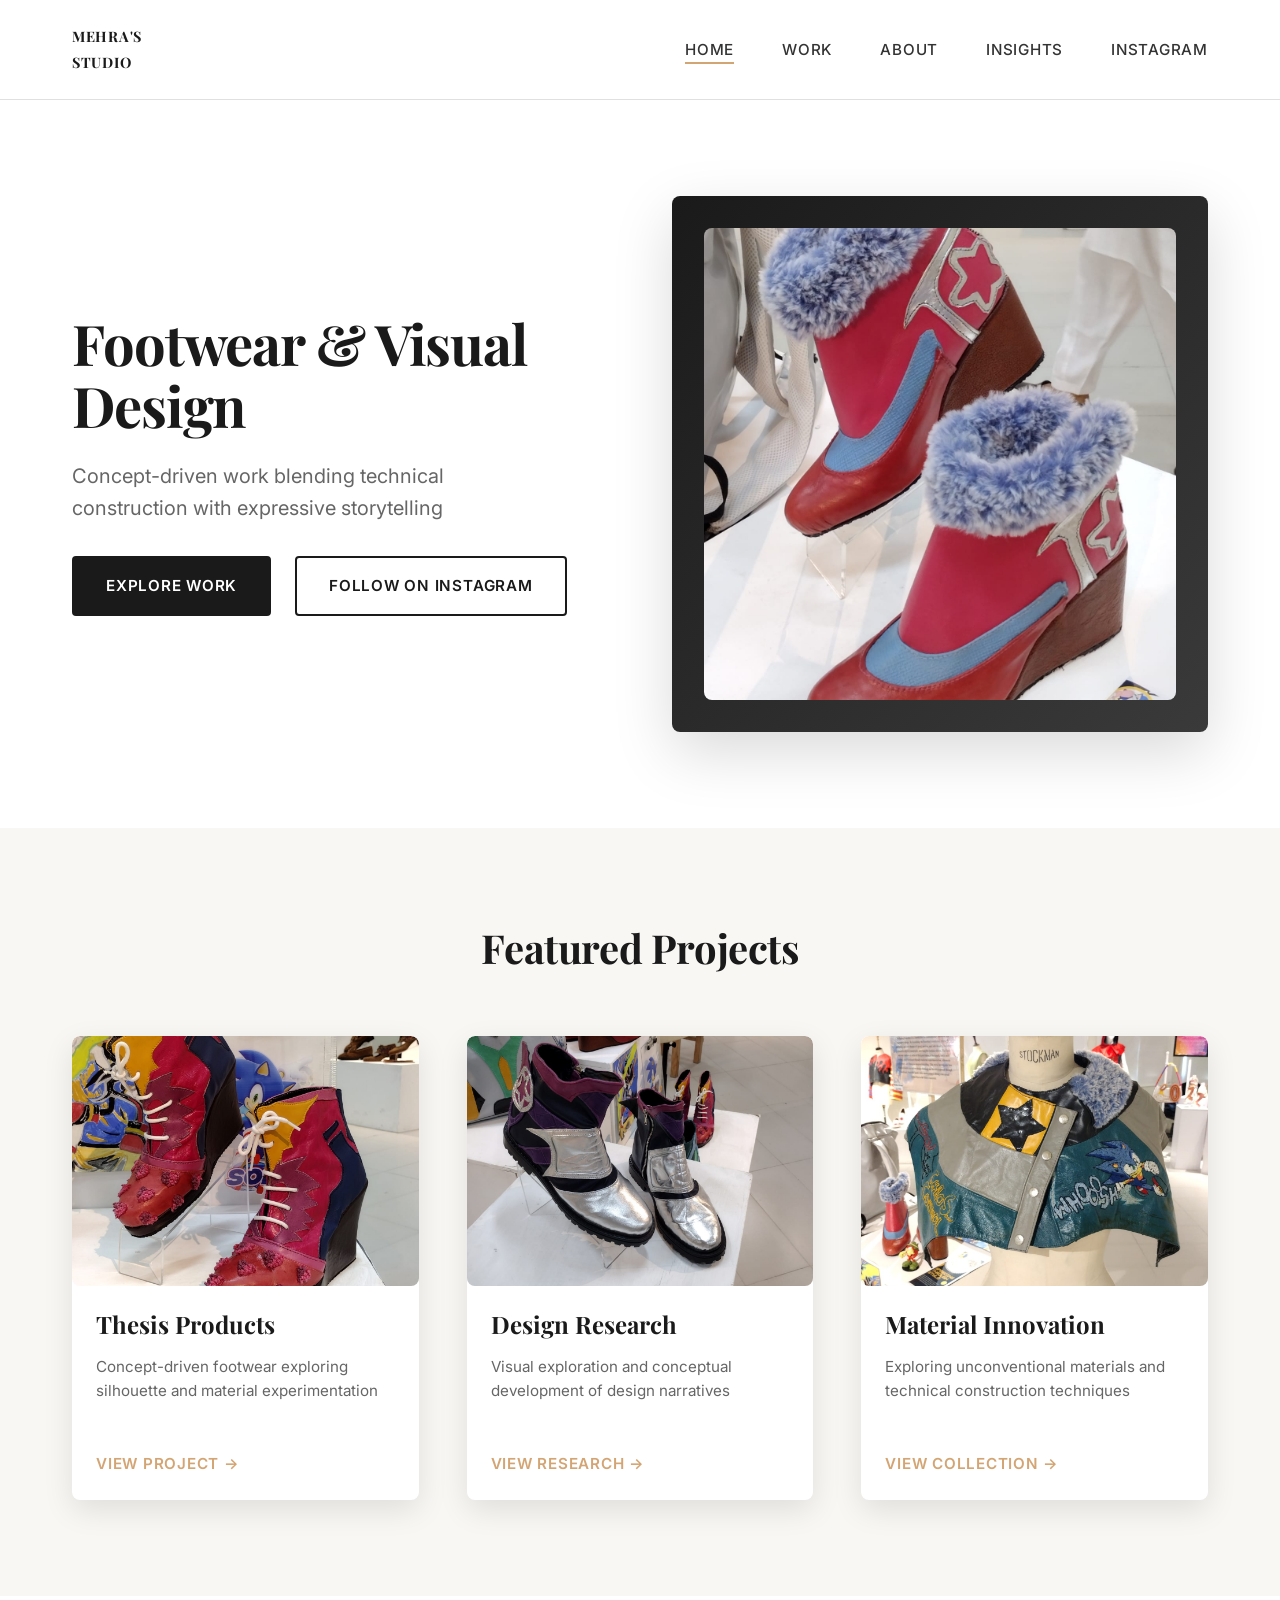
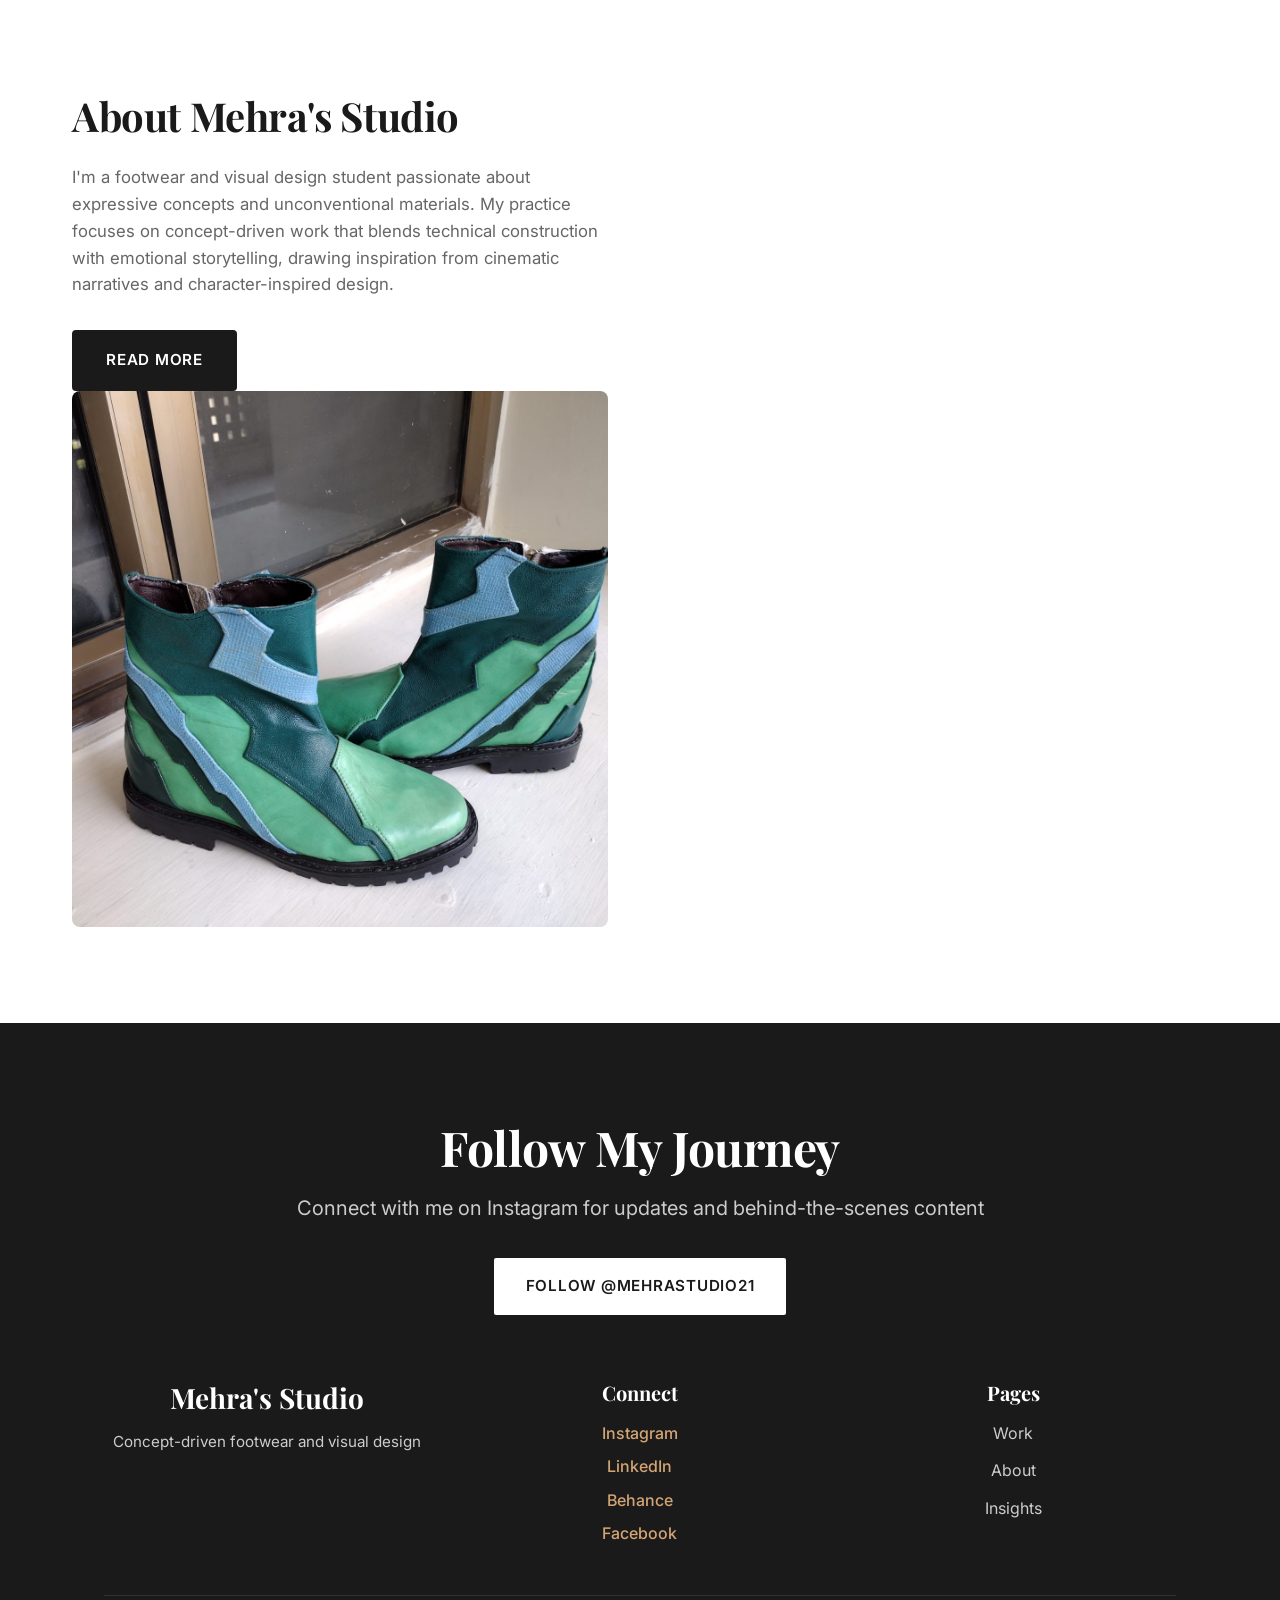
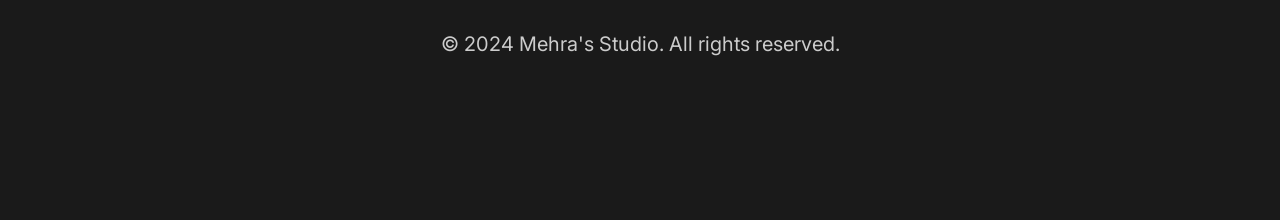
<file: index.html>
<!DOCTYPE html>
<html lang="en">
<head>
    <meta charset="UTF-8">
    <meta name="viewport" content="width=device-width, initial-scale=1.0">
    <meta name="description" content="Mehra's Studio - Footwear and Visual Design Portfolio">
    <title>Mehra's Studio - Fashion & Leather Design</title>
    <link rel="stylesheet" href="assets/css/style.css">
    <link rel="preconnect" href="https://fonts.googleapis.com">
    <link rel="preconnect" href="https://fonts.gstatic.com" crossorigin>
    <link href="https://fonts.googleapis.com/css2?family=Playfair+Display:wght@700&family=Inter:wght@400;500;600&display=swap" rel="stylesheet">
</head>
<body>
    <!-- Navigation -->
    <nav class="navbar">
        <div class="container">
            <div class="nav-wrapper">
                <div class="logo">
                    <a href="index.html">
                        <span class="logo-text">MEHRA'S<br>STUDIO</span>
                    </a>
                </div>
                <ul class="nav-menu" id="navMenu">
                    <li><a href="index.html" class="active">Home</a></li>
                    <li><a href="portfolio.html">Work</a></li>
                    <li><a href="about.html">About</a></li>
                    <li><a href="blog.html">Insights</a></li>
                    <li><a href="https://www.instagram.com/mehrastudio21/" target="_blank">Instagram</a></li>
                </ul>
                <div class="hamburger" id="hamburger">
                    <span></span>
                    <span></span>
                    <span></span>
                </div>
            </div>
        </div>
    </nav>

    <!-- Hero Section -->
    <section class="hero">
        <div class="container">
            <div class="hero-content">
                <h1 class="hero-title">
                    Footwear & Visual Design
                </h1>
                <p class="hero-subtitle">
                    Concept-driven work blending technical construction with expressive storytelling
                </p>
                <div class="hero-cta">
                    <a href="portfolio.html" class="btn btn-primary">Explore Work</a>
                    <a href="https://www.instagram.com/mehrastudio21/" target="_blank" class="btn btn-secondary">Follow on Instagram</a>
                </div>
            </div>
            <div class="hero-visual">
                <div class="hero-placeholder">
                    <img src="assets/img/WhatsApp Image 2026-07-22 at 11.48.20 PM.jpeg" alt="Featured Work" loading="lazy">
                </div>
            </div>
        </div>
    </section>

    <!-- Featured Work Section -->
    <section class="featured">
        <div class="container">
            <h2>Featured Projects</h2>
            <div class="featured-grid">
                <div class="featured-item">
                    <div class="featured-image">
                        <img src="assets/img/WhatsApp Image 2026-07-22 at 11.48.21 PM.jpeg" alt="Thesis Project" loading="lazy">
                    </div>
                    <h3>Thesis Products</h3>
                    <p>Concept-driven footwear exploring silhouette and material experimentation</p>
                    <a href="portfolio.html" class="link-arrow">View Project →</a>
                </div>
                <div class="featured-item">
                    <div class="featured-image">
                        <img src="assets/img/WhatsApp Image 2026-07-22 at 11.48.23 PM.jpeg" alt="Research Boards" loading="lazy">
                    </div>
                    <h3>Design Research</h3>
                    <p>Visual exploration and conceptual development of design narratives</p>
                    <a href="portfolio.html" class="link-arrow">View Research →</a>
                </div>
                <div class="featured-item">
                    <div class="featured-image">
                        <img src="assets/img/WhatsApp Image 2026-07-22 at 11.48.24 PM.jpeg" alt="Leather Work" loading="lazy">
                    </div>
                    <h3>Material Innovation</h3>
                    <p>Exploring unconventional materials and technical construction techniques</p>
                    <a href="portfolio.html" class="link-arrow">View Collection →</a>
                </div>
            </div>
        </div>
    </section>

    <!-- About Preview Section -->
    <section class="about-preview">
        <div class="container">
            <div class="about-preview-content">
                <div class="about-preview-text">
                    <h2>About Mehra's Studio</h2>
                    <p>
                        I'm a footwear and visual design student passionate about expressive concepts and unconventional materials. My practice focuses on concept-driven work that blends technical construction with emotional storytelling, drawing inspiration from cinematic narratives and character-inspired design.
                    </p>
                    <a href="about.html" class="btn btn-primary">Read More</a>
                </div>
                <div class="about-preview-visual">
                    <div class="about-preview-image">
                        <img src="assets/img/WhatsApp Image 2026-07-22 at 11.48.25 PM (1).jpeg" alt="Mehra's Portrait" loading="lazy">
                    </div>
                </div>
            </div>
        </div>
    </section>

    <!-- CTA Section -->
    <section class="cta-section">
        <div class="container">
                        <h2>Follow My Journey</h2>
                        <p>Connect with me on Instagram for updates and behind-the-scenes content</p>
                        <a href="https://www.instagram.com/mehrastudio21/" target="_blank" class="btn btn-light">Follow @mehrastudio21</a>
    <!-- Footer -->
    <footer class="footer">
        <div class="container">
            <div class="footer-content">
                <div class="footer-section">
                    <h3>Mehra's Studio</h3>
                    <p>Concept-driven footwear and visual design</p>
                </div>
                <div class="footer-section">
                    <h4>Connect</h4>
                    <ul class="social-links">
                        <li><a href="https://www.instagram.com/mehrastudio21/" target="_blank">Instagram</a></li>
                        <li><a href="https://www.linkedin.com/in/mehra-irfan-867432422/" target="_blank">LinkedIn</a></li>
                        <li><a href="https://www.behance.net/mehrairfan" target="_blank">Behance</a></li>
                        <li><a href="https://www.facebook.com/mehra.irfan.14/" target="_blank">Facebook</a></li>
                    </ul>
                </div>
                <div class="footer-section">
                    <h4>Pages</h4>
                    <ul class="footer-links">
                        <li><a href="portfolio.html">Work</a></li>
                        <li><a href="about.html">About</a></li>
                        <li><a href="blog.html">Insights</a></li>
                    </ul>
                </div>
            </div>
            <div class="footer-bottom">
                <p>&copy; 2024 Mehra's Studio. All rights reserved.</p>
            </div>
        </div>
    </footer>

    <script src="assets/js/main.js"></script>
</body>
</html>
</file>
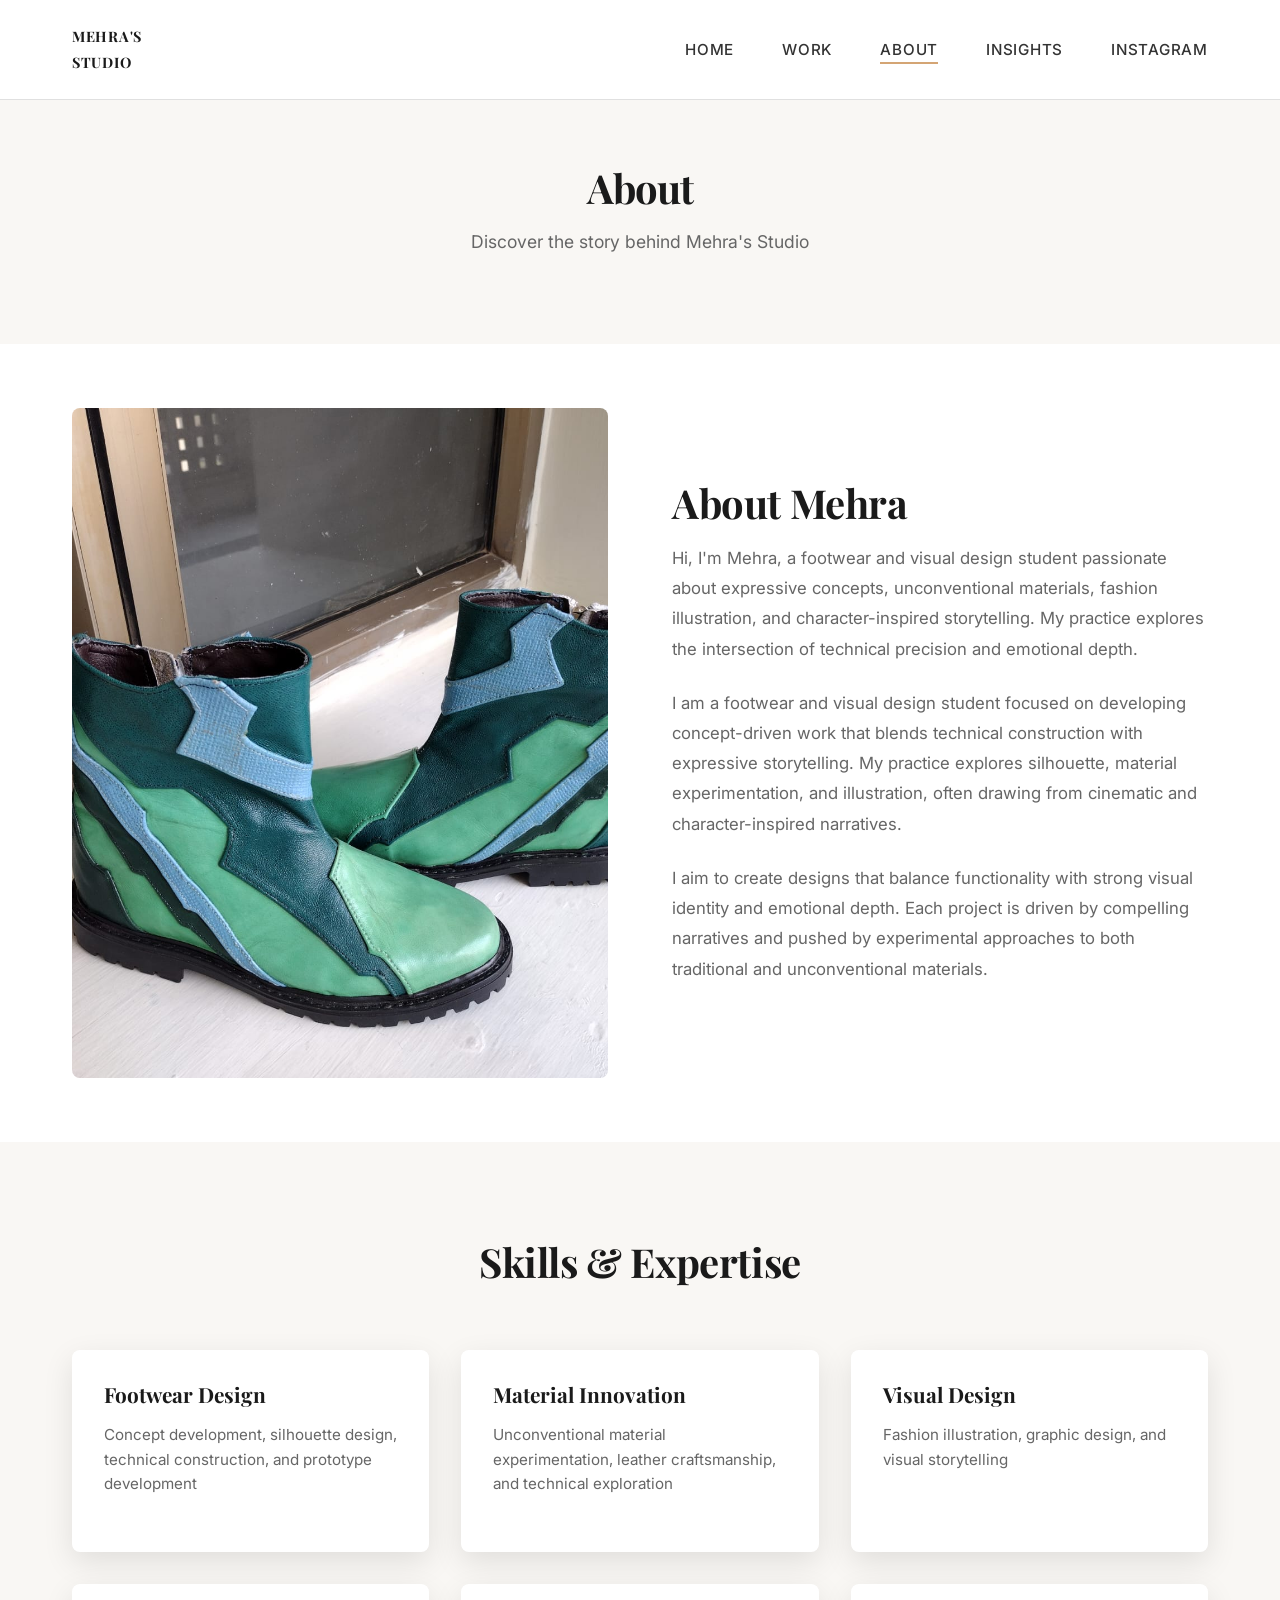
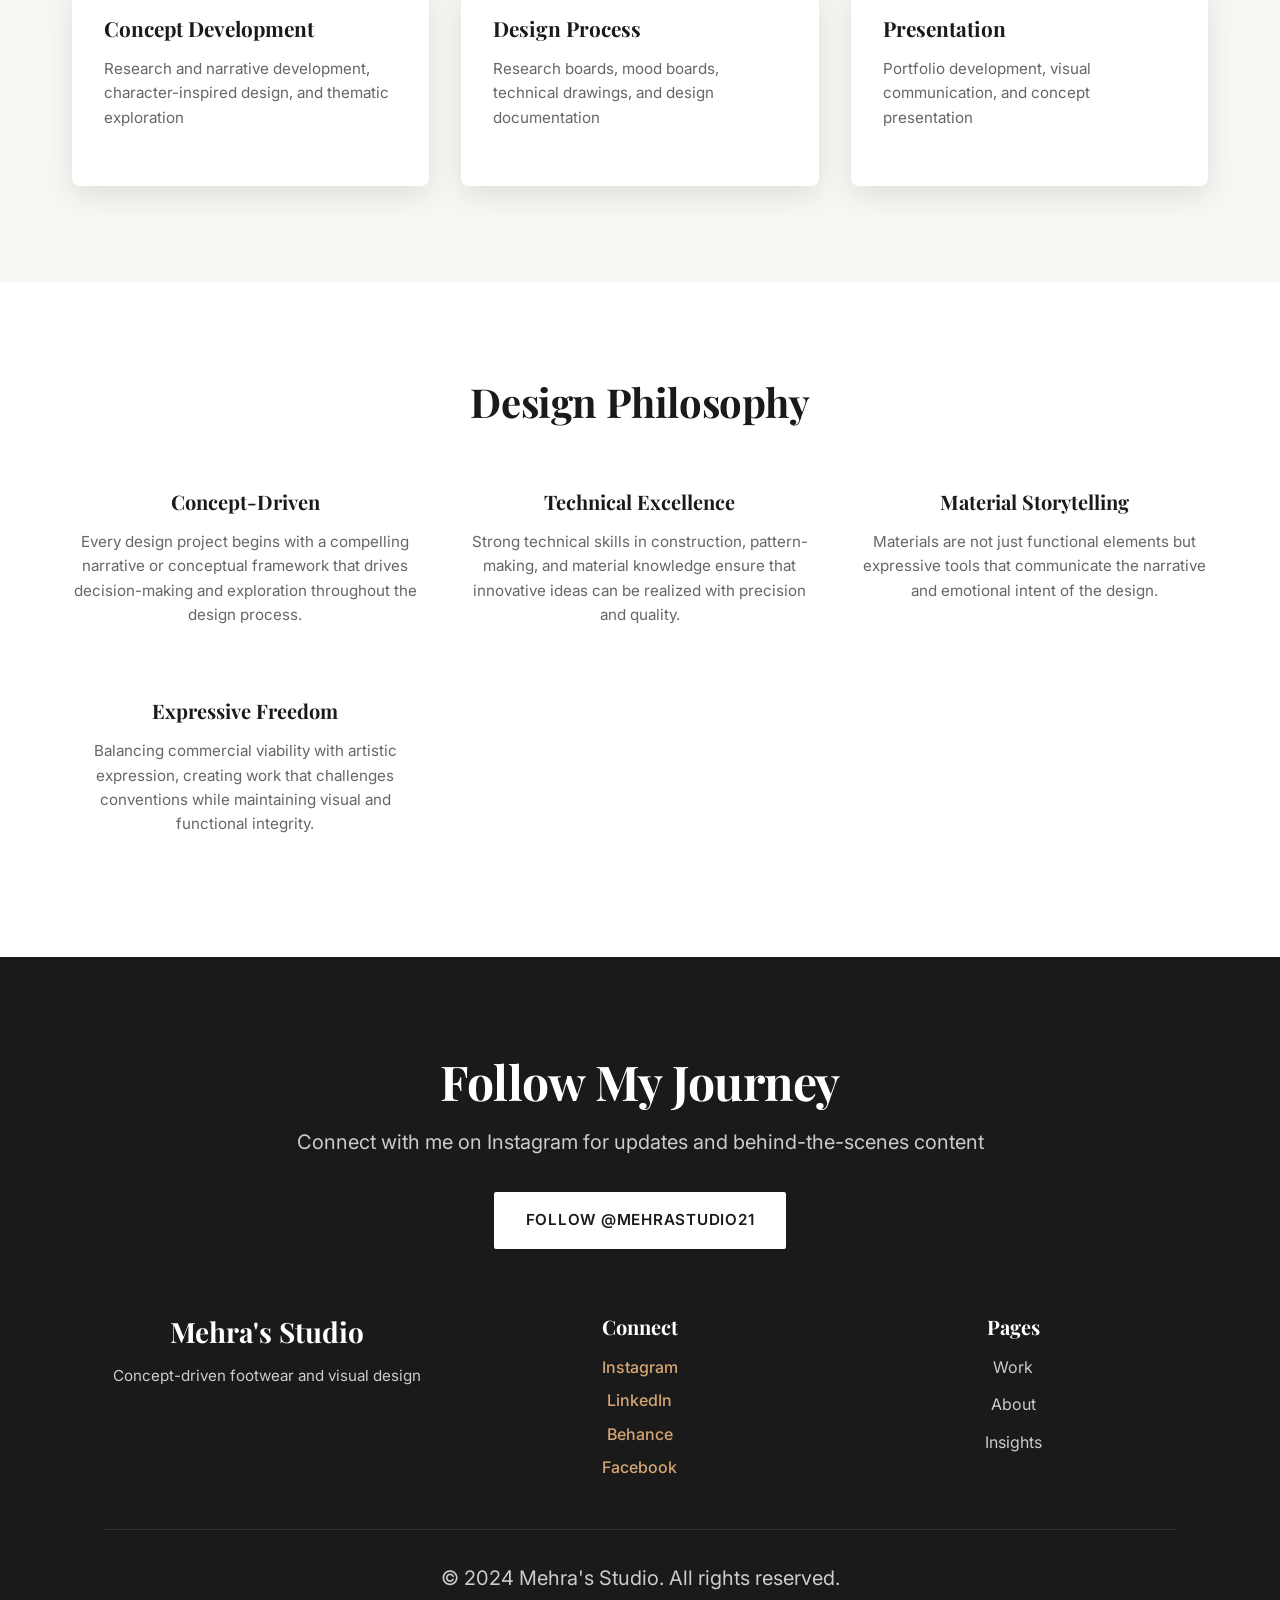
<file: about.html>
<!DOCTYPE html>
<html lang="en">
<head>
    <meta charset="UTF-8">
    <meta name="viewport" content="width=device-width, initial-scale=1.0">
    <meta name="description" content="About - Mehra's Studio">
    <title>About - Mehra's Studio</title>
    <link rel="stylesheet" href="assets/css/style.css">
    <link rel="preconnect" href="https://fonts.googleapis.com">
    <link rel="preconnect" href="https://fonts.gstatic.com" crossorigin>
    <link href="https://fonts.googleapis.com/css2?family=Playfair+Display:wght@700&family=Inter:wght@400;500;600&display=swap" rel="stylesheet">
</head>
<body>
    <!-- Navigation -->
    <nav class="navbar">
        <div class="container">
            <div class="nav-wrapper">
                <div class="logo">
                    <a href="index.html">
                        <span class="logo-text">MEHRA'S<br>STUDIO</span>
                    </a>
                </div>
                <ul class="nav-menu" id="navMenu">
                    <li><a href="index.html">Home</a></li>
                    <li><a href="portfolio.html">Work</a></li>
                    <li><a href="about.html" class="active">About</a></li>
                    <li><a href="blog.html">Insights</a></li>
                    <li><a href="https://www.instagram.com/mehrastudio21/" target="_blank">Instagram</a></li>
                </ul>
                <div class="hamburger" id="hamburger">
                    <span></span>
                    <span></span>
                    <span></span>
                </div>
            </div>
        </div>
    </nav>

    <!-- Page Header -->
    <section class="page-header">
        <div class="container">
            <h1>About</h1>
            <p>Discover the story behind Mehra's Studio</p>
        </div>
    </section>

    <!-- About Content -->
    <section class="about-content">
        <div class="container">
            <div class="about-grid">
                <div class="about-left">
                    <div class="about-image">
                        <img src="assets/img/WhatsApp Image 2026-07-22 at 11.48.25 PM (1).jpeg" alt="Mehra's Portrait" loading="lazy">
                    </div>
                </div>
                <div class="about-right">
                    <h2>About Mehra</h2>
                    <p>
                        Hi, I'm Mehra, a footwear and visual design student passionate about expressive concepts, unconventional materials, fashion illustration, and character-inspired storytelling. My practice explores the intersection of technical precision and emotional depth.
                    </p>
                    <p>
                        I am a footwear and visual design student focused on developing concept-driven work that blends technical construction with expressive storytelling. My practice explores silhouette, material experimentation, and illustration, often drawing from cinematic and character-inspired narratives.
                    </p>
                    <p>
                        I aim to create designs that balance functionality with strong visual identity and emotional depth. Each project is driven by compelling narratives and pushed by experimental approaches to both traditional and unconventional materials.
                    </p>
                </div>
            </div>
        </div>
    </section>

    <!-- Skills & Expertise -->
    <section class="skills-section">
        <div class="container">
            <h2>Skills & Expertise</h2>
            <div class="skills-grid">
                <div class="skill-item">
                    <h3>Footwear Design</h3>
                    <p>Concept development, silhouette design, technical construction, and prototype development</p>
                </div>
                <div class="skill-item">
                    <h3>Material Innovation</h3>
                    <p>Unconventional material experimentation, leather craftsmanship, and technical exploration</p>
                </div>
                <div class="skill-item">
                    <h3>Visual Design</h3>
                    <p>Fashion illustration, graphic design, and visual storytelling</p>
                </div>
                <div class="skill-item">
                    <h3>Concept Development</h3>
                    <p>Research and narrative development, character-inspired design, and thematic exploration</p>
                </div>
                <div class="skill-item">
                    <h3>Design Process</h3>
                    <p>Research boards, mood boards, technical drawings, and design documentation</p>
                </div>
                <div class="skill-item">
                    <h3>Presentation</h3>
                    <p>Portfolio development, visual communication, and concept presentation</p>
                </div>
            </div>
        </div>
    </section>

    <!-- Design Philosophy -->
    <section class="philosophy-section">
        <div class="container">
            <h2>Design Philosophy</h2>
            <div class="philosophy-content">
                <div class="philosophy-item">
                    <h3>Concept-Driven</h3>
                    <p>Every design project begins with a compelling narrative or conceptual framework that drives decision-making and exploration throughout the design process.</p>
                </div>
                <div class="philosophy-item">
                    <h3>Technical Excellence</h3>
                    <p>Strong technical skills in construction, pattern-making, and material knowledge ensure that innovative ideas can be realized with precision and quality.</p>
                </div>
                <div class="philosophy-item">
                    <h3>Material Storytelling</h3>
                    <p>Materials are not just functional elements but expressive tools that communicate the narrative and emotional intent of the design.</p>
                </div>
                <div class="philosophy-item">
                    <h3>Expressive Freedom</h3>
                    <p>Balancing commercial viability with artistic expression, creating work that challenges conventions while maintaining visual and functional integrity.</p>
                </div>
            </div>
        </div>
    </section>

    <!-- CTA Section -->
    <section class="cta-section">
        <div class="container">
                        <h2>Follow My Journey</h2>
                        <p>Connect with me on Instagram for updates and behind-the-scenes content</p>
                        <a href="https://www.instagram.com/mehrastudio21/" target="_blank" class="btn btn-light">Follow @mehrastudio21</a>
    <!-- Footer -->
    <footer class="footer">
        <div class="container">
            <div class="footer-content">
                <div class="footer-section">
                    <h3>Mehra's Studio</h3>
                    <p>Concept-driven footwear and visual design</p>
                </div>
                <div class="footer-section">
                    <h4>Connect</h4>
                    <ul class="social-links">
                        <li><a href="https://www.instagram.com/mehrastudio21/" target="_blank">Instagram</a></li>
                        <li><a href="https://www.linkedin.com/in/mehra-irfan-867432422/" target="_blank">LinkedIn</a></li>
                        <li><a href="https://www.behance.net/mehrairfan" target="_blank">Behance</a></li>
                        <li><a href="https://www.facebook.com/mehra.irfan.14/" target="_blank">Facebook</a></li>
                    </ul>
                </div>
                <div class="footer-section">
                    <h4>Pages</h4>
                    <ul class="footer-links">
                        <li><a href="portfolio.html">Work</a></li>
                        <li><a href="about.html">About</a></li>
                        <li><a href="blog.html">Insights</a></li>
                    </ul>
                </div>
            </div>
            <div class="footer-bottom">
                <p>&copy; 2024 Mehra's Studio. All rights reserved.</p>
            </div>
        </div>
    </footer>

    <script src="assets/js/main.js"></script>
</body>
</html>
</file>
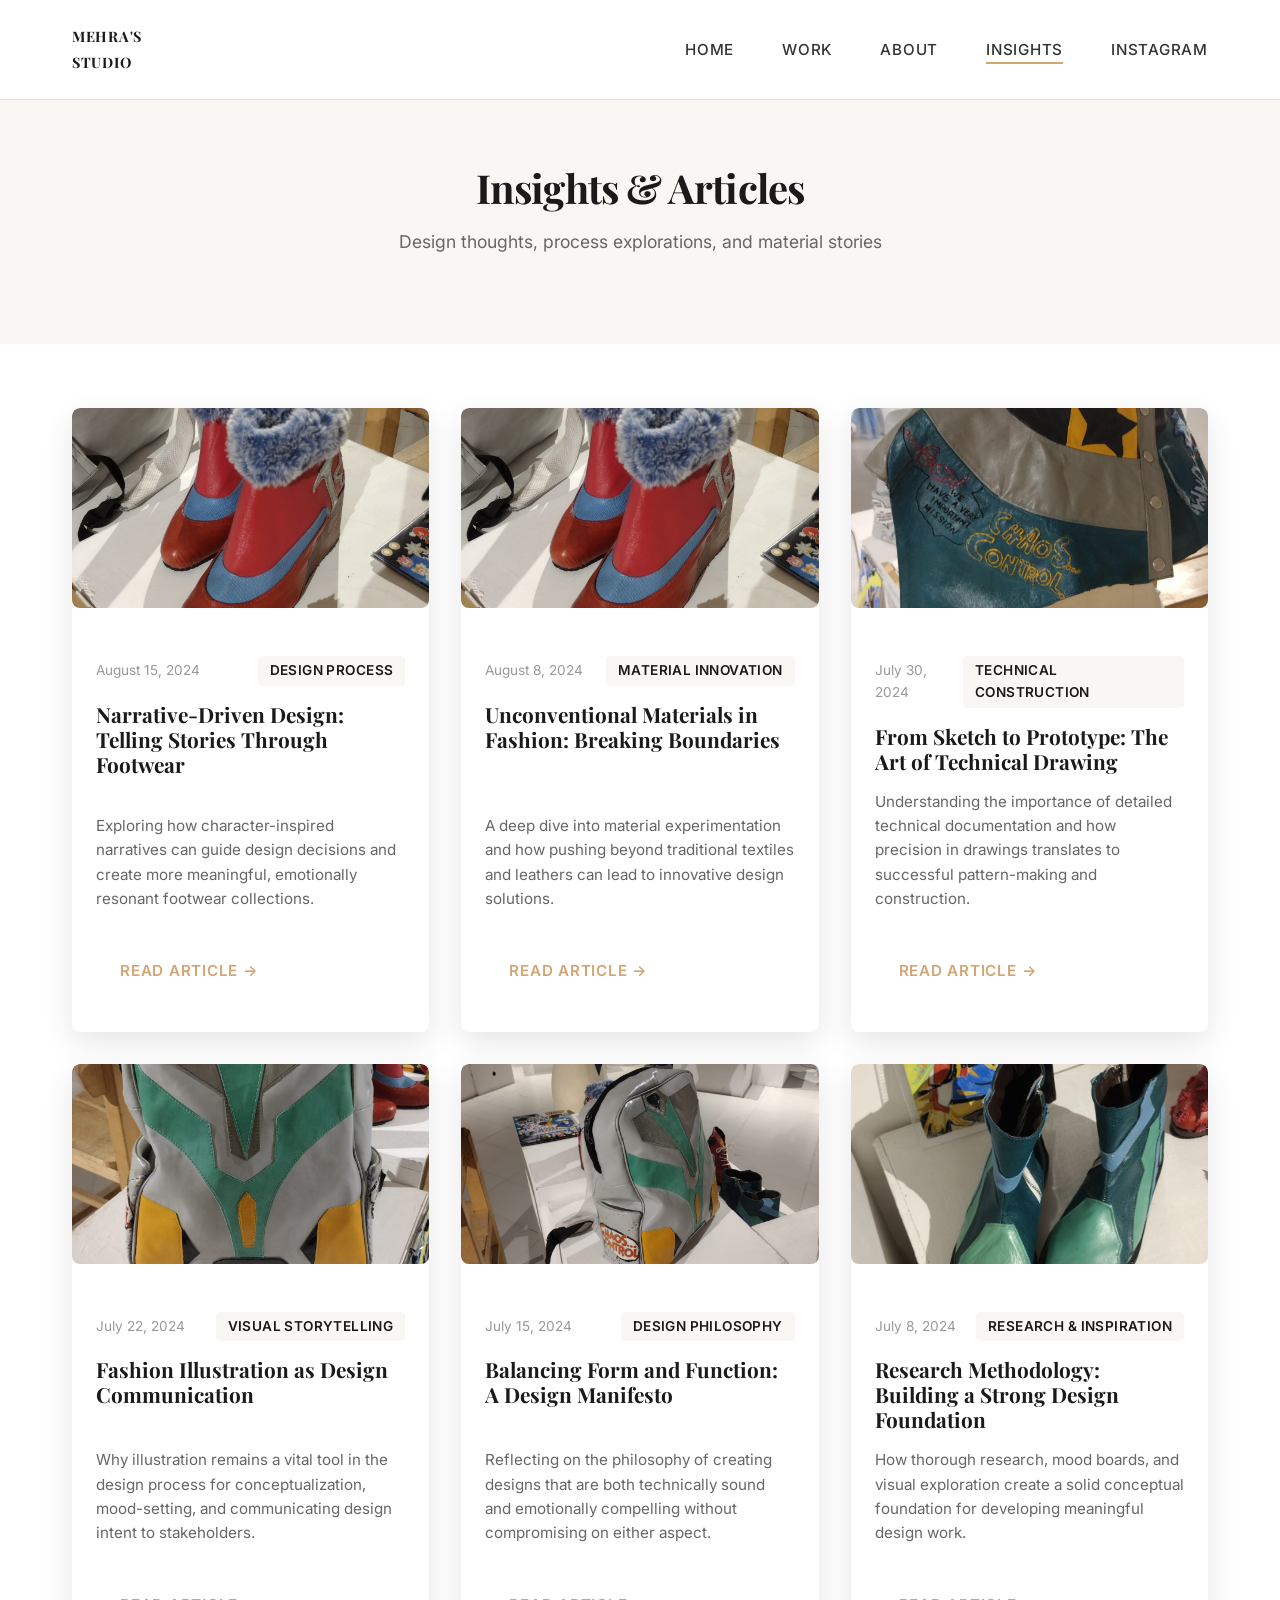
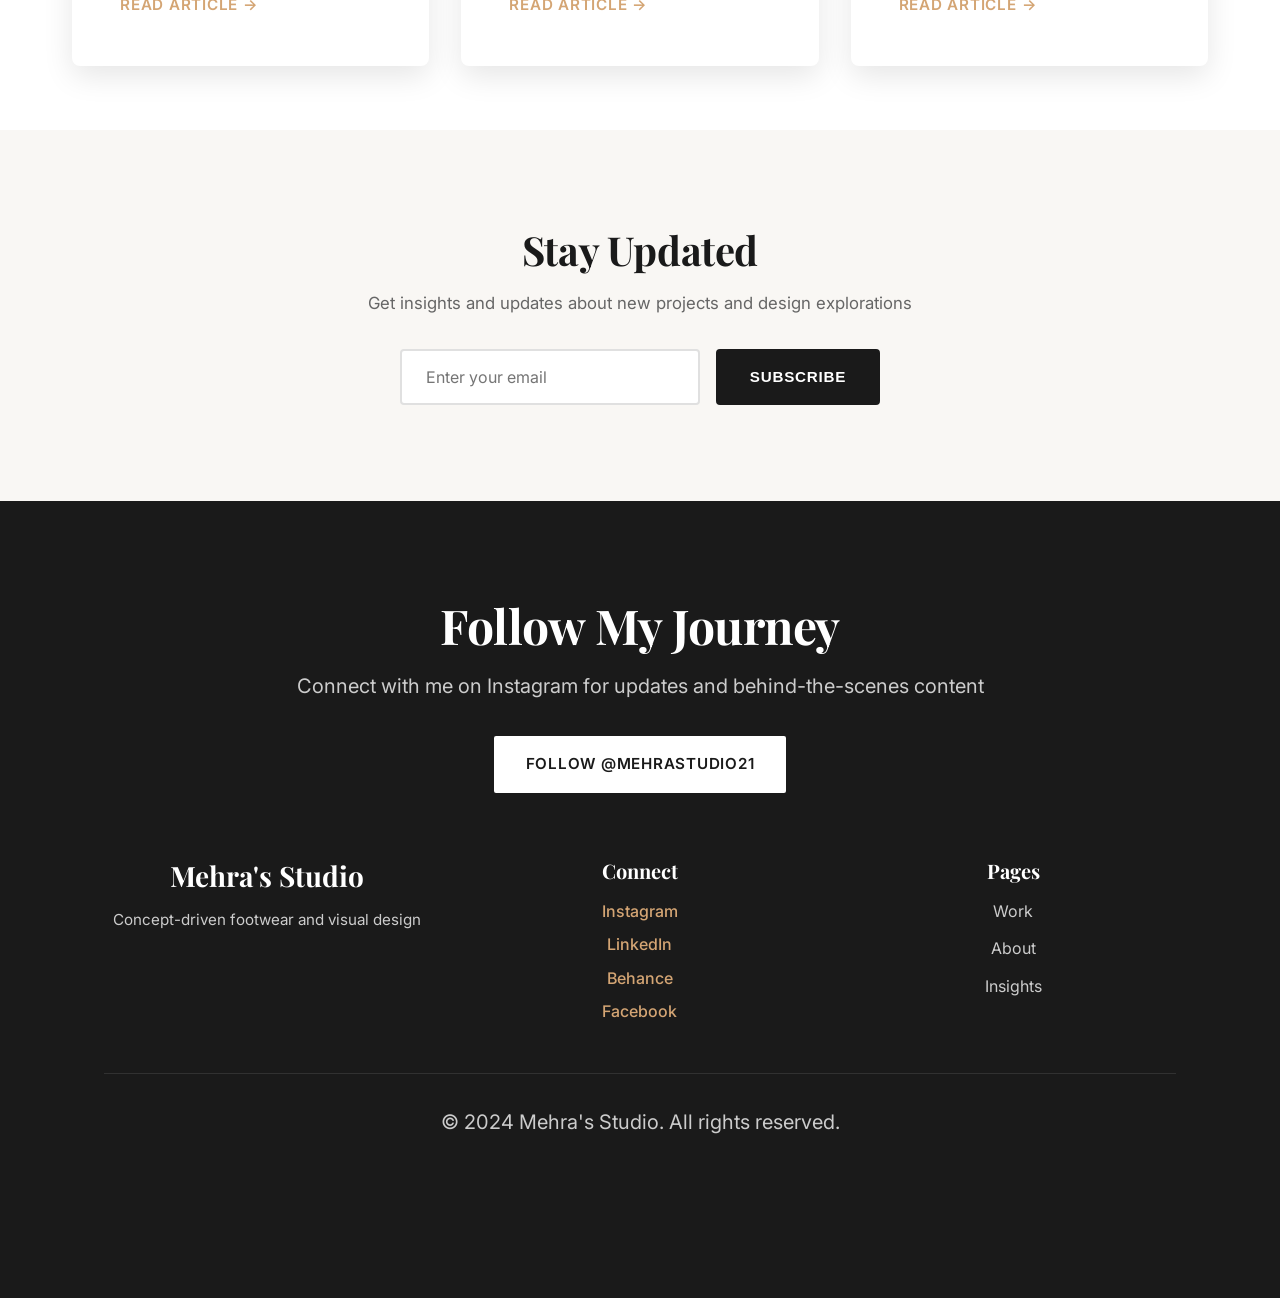
<file: blog.html>
<!DOCTYPE html>
<html lang="en">
<head>
    <meta charset="UTF-8">
    <meta name="viewport" content="width=device-width, initial-scale=1.0">
    <meta name="description" content="Insights & Articles - Mehra's Studio">
    <title>Insights - Mehra's Studio</title>
    <link rel="stylesheet" href="assets/css/style.css">
    <link rel="preconnect" href="https://fonts.googleapis.com">
    <link rel="preconnect" href="https://fonts.gstatic.com" crossorigin>
    <link href="https://fonts.googleapis.com/css2?family=Playfair+Display:wght@700&family=Inter:wght@400;500;600&display=swap" rel="stylesheet">
</head>
<body>
    <!-- Navigation -->
    <nav class="navbar">
        <div class="container">
            <div class="nav-wrapper">
                <div class="logo">
                    <a href="index.html">
                        <span class="logo-text">MEHRA'S<br>STUDIO</span>
                    </a>
                </div>
                <ul class="nav-menu" id="navMenu">
                    <li><a href="index.html">Home</a></li>
                    <li><a href="portfolio.html">Work</a></li>
                    <li><a href="about.html">About</a></li>
                    <li><a href="blog.html" class="active">Insights</a></li>
                    <li><a href="https://www.instagram.com/mehrastudio21/" target="_blank">Instagram</a></li>
                </ul>
                <div class="hamburger" id="hamburger">
                    <span></span>
                    <span></span>
                    <span></span>
                </div>
            </div>
        </div>
    </nav>

    <!-- Page Header -->
    <section class="page-header">
        <div class="container">
            <h1>Insights & Articles</h1>
            <p>Design thoughts, process explorations, and material stories</p>
        </div>
    </section>

    <!-- Blog Posts -->
    <section class="blog-section">
        <div class="container">
            <div class="blog-grid">
                <!-- Article 1 -->
                <article class="blog-card">
                    <div class="blog-image">
                        <img src="assets/img/WhatsApp Image 2026-07-22 at 11.48.28 PM (1).jpeg" alt="Narrative-Driven Design" loading="lazy">
                    </div>
                    <div class="blog-content">
                        <div class="blog-meta">
                            <span class="blog-date">August 15, 2024</span>
                            <span class="blog-category">Design Process</span>
                        </div>
                        <h3>Narrative-Driven Design: Telling Stories Through Footwear</h3>
                        <p>Exploring how character-inspired narratives can guide design decisions and create more meaningful, emotionally resonant footwear collections.</p>
                        <a href="#" class="link-arrow">Read Article →</a>
                    </div>
                </article>

                <!-- Article 2 -->
                <article class="blog-card">
                    <div class="blog-image">
                        <img src="assets/img/WhatsApp Image 2026-07-22 at 11.48.28 PM (2).jpeg" alt="Unconventional Materials" loading="lazy">
                    </div>
                    <div class="blog-content">
                        <div class="blog-meta">
                            <span class="blog-date">August 8, 2024</span>
                            <span class="blog-category">Material Innovation</span>
                        </div>
                        <h3>Unconventional Materials in Fashion: Breaking Boundaries</h3>
                        <p>A deep dive into material experimentation and how pushing beyond traditional textiles and leathers can lead to innovative design solutions.</p>
                        <a href="#" class="link-arrow">Read Article →</a>
                    </div>
                </article>

                <!-- Article 3 -->
                <article class="blog-card">
                    <div class="blog-image">
                        <img src="assets/img/WhatsApp Image 2026-07-22 at 11.48.28 PM (3).jpeg" alt="Technical Drawing" loading="lazy">
                    </div>
                    <div class="blog-content">
                        <div class="blog-meta">
                            <span class="blog-date">July 30, 2024</span>
                            <span class="blog-category">Technical Construction</span>
                        </div>
                        <h3>From Sketch to Prototype: The Art of Technical Drawing</h3>
                        <p>Understanding the importance of detailed technical documentation and how precision in drawings translates to successful pattern-making and construction.</p>
                        <a href="#" class="link-arrow">Read Article →</a>
                    </div>
                </article>

                <!-- Article 4 -->
                <article class="blog-card">
                    <div class="blog-image">
                        <img src="assets/img/WhatsApp Image 2026-07-22 at 11.48.28 PM (4).jpeg" alt="Fashion Illustration" loading="lazy">
                    </div>
                    <div class="blog-content">
                        <div class="blog-meta">
                            <span class="blog-date">July 22, 2024</span>
                            <span class="blog-category">Visual Storytelling</span>
                        </div>
                        <h3>Fashion Illustration as Design Communication</h3>
                        <p>Why illustration remains a vital tool in the design process for conceptualization, mood-setting, and communicating design intent to stakeholders.</p>
                        <a href="#" class="link-arrow">Read Article →</a>
                    </div>
                </article>

                <!-- Article 5 -->
                <article class="blog-card">
                    <div class="blog-image">
                        <img src="assets/img/WhatsApp Image 2026-07-22 at 11.48.28 PM.jpeg" alt="Form and Function" loading="lazy">
                    </div>
                    <div class="blog-content">
                        <div class="blog-meta">
                            <span class="blog-date">July 15, 2024</span>
                            <span class="blog-category">Design Philosophy</span>
                        </div>
                        <h3>Balancing Form and Function: A Design Manifesto</h3>
                        <p>Reflecting on the philosophy of creating designs that are both technically sound and emotionally compelling without compromising on either aspect.</p>
                        <a href="#" class="link-arrow">Read Article →</a>
                    </div>
                </article>

                <!-- Article 6 -->
                <article class="blog-card">
                    <div class="blog-image">
                        <img src="assets/img/WhatsApp Image 2026-07-22 at 11.48.29 PM (1).jpeg" alt="Research Methodology" loading="lazy">
                    </div>
                    <div class="blog-content">
                        <div class="blog-meta">
                            <span class="blog-date">July 8, 2024</span>
                            <span class="blog-category">Research & Inspiration</span>
                        </div>
                        <h3>Research Methodology: Building a Strong Design Foundation</h3>
                        <p>How thorough research, mood boards, and visual exploration create a solid conceptual foundation for developing meaningful design work.</p>
                        <a href="#" class="link-arrow">Read Article →</a>
                    </div>
                </article>
            </div>
        </div>
    </section>

    <!-- Newsletter Section -->
    <section class="newsletter-section">
        <div class="container">
            <h2>Stay Updated</h2>
            <p>Get insights and updates about new projects and design explorations</p>
            <form class="newsletter-form" id="newsletterForm">
                <input type="email" placeholder="Enter your email" required>
                <button type="submit" class="btn btn-primary">Subscribe</button>
            </form>
        </div>
    </section>

    <!-- CTA Section -->
    <section class="cta-section">
        <div class="container">
                        <h2>Follow My Journey</h2>
                        <p>Connect with me on Instagram for updates and behind-the-scenes content</p>
                        <a href="https://www.instagram.com/mehrastudio21/" target="_blank" class="btn btn-light">Follow @mehrastudio21</a>
    <!-- Footer -->
    <footer class="footer">
        <div class="container">
            <div class="footer-content">
                <div class="footer-section">
                    <h3>Mehra's Studio</h3>
                    <p>Concept-driven footwear and visual design</p>
                </div>
                <div class="footer-section">
                    <h4>Connect</h4>
                    <ul class="social-links">
                        <li><a href="https://www.instagram.com/mehrastudio21/" target="_blank">Instagram</a></li>
                        <li><a href="https://www.linkedin.com/in/mehra-irfan-867432422/" target="_blank">LinkedIn</a></li>
                        <li><a href="https://www.behance.net/mehrairfan" target="_blank">Behance</a></li>
                        <li><a href="https://www.facebook.com/mehra.irfan.14/" target="_blank">Facebook</a></li>
                    </ul>
                </div>
                <div class="footer-section">
                    <h4>Pages</h4>
                    <ul class="footer-links">
                        <li><a href="portfolio.html">Work</a></li>
                        <li><a href="about.html">About</a></li>
                        <li><a href="blog.html">Insights</a></li>
                    </ul>
                </div>
            </div>
            <div class="footer-bottom">
                <p>&copy; 2024 Mehra's Studio. All rights reserved.</p>
            </div>
        </div>
    </footer>

    <script src="assets/js/main.js"></script>
    <script src="assets/js/blog.js"></script>
</body>
</html>
</file>
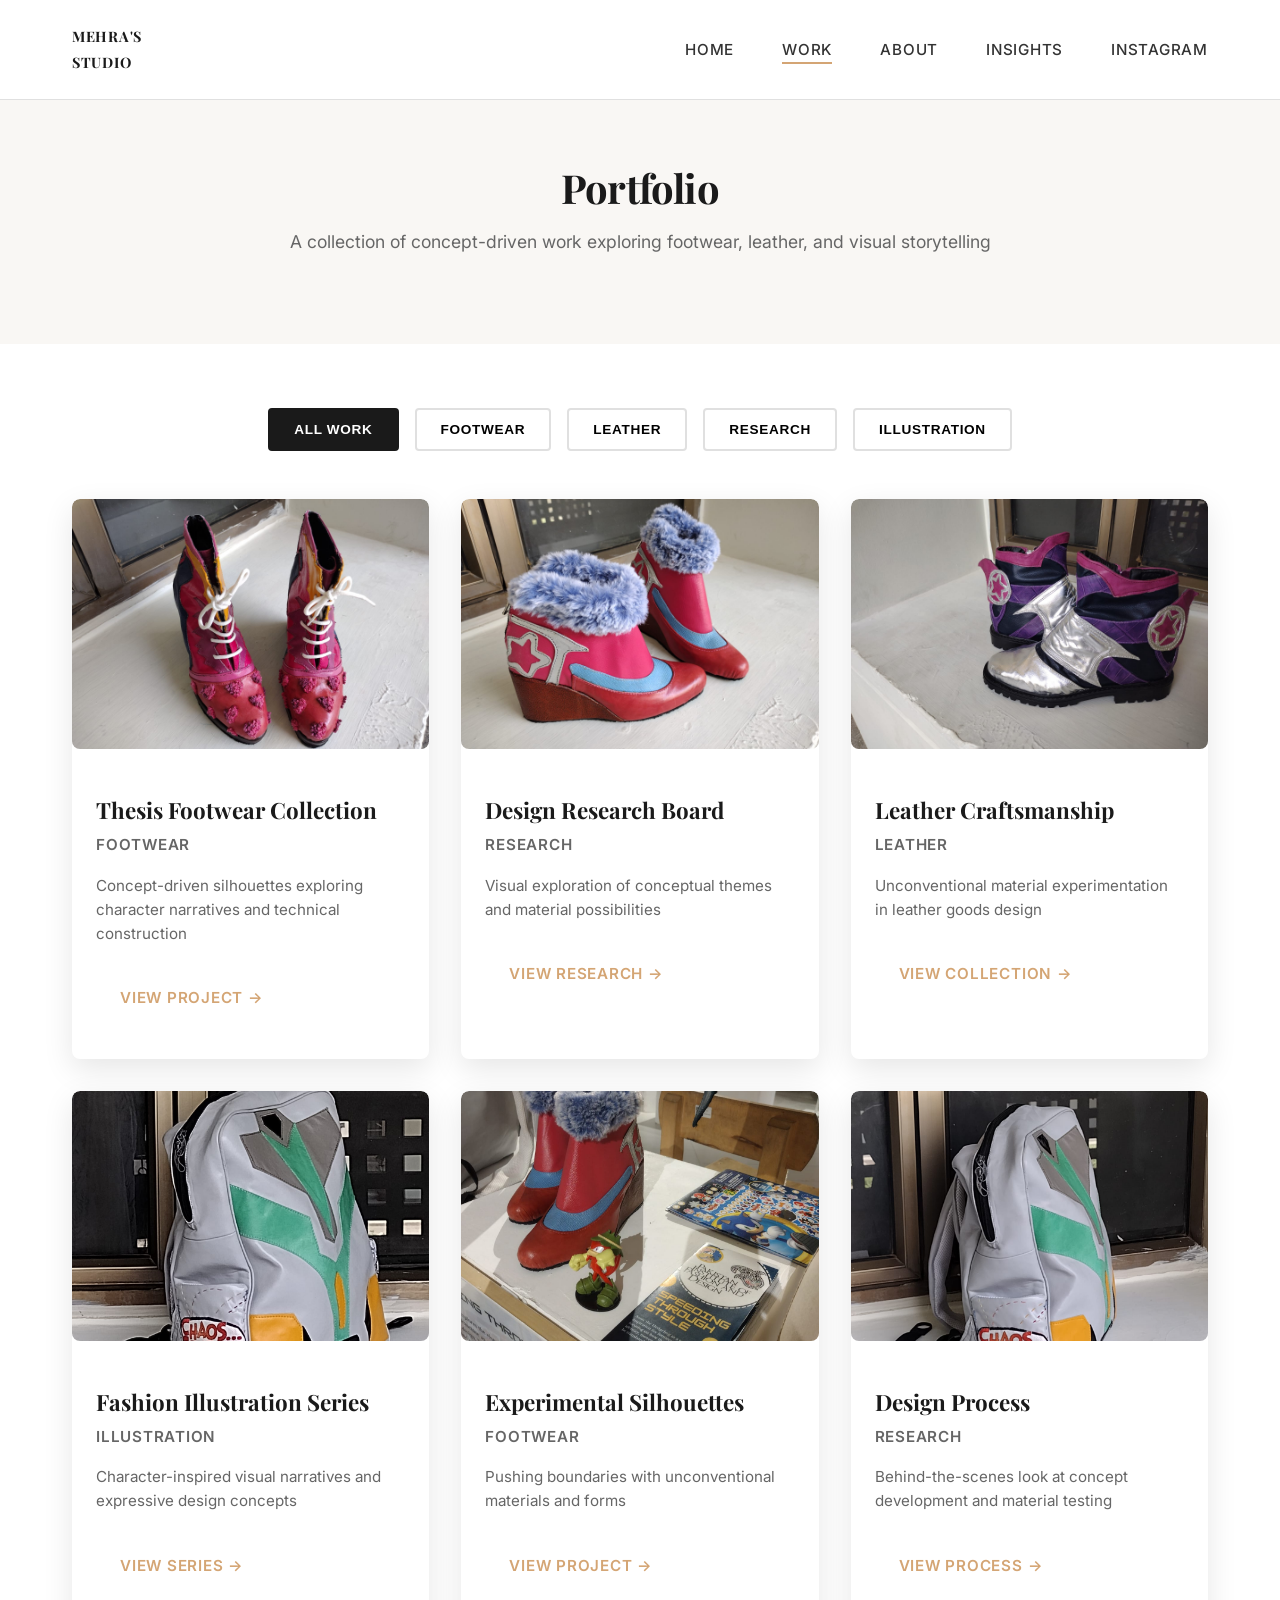
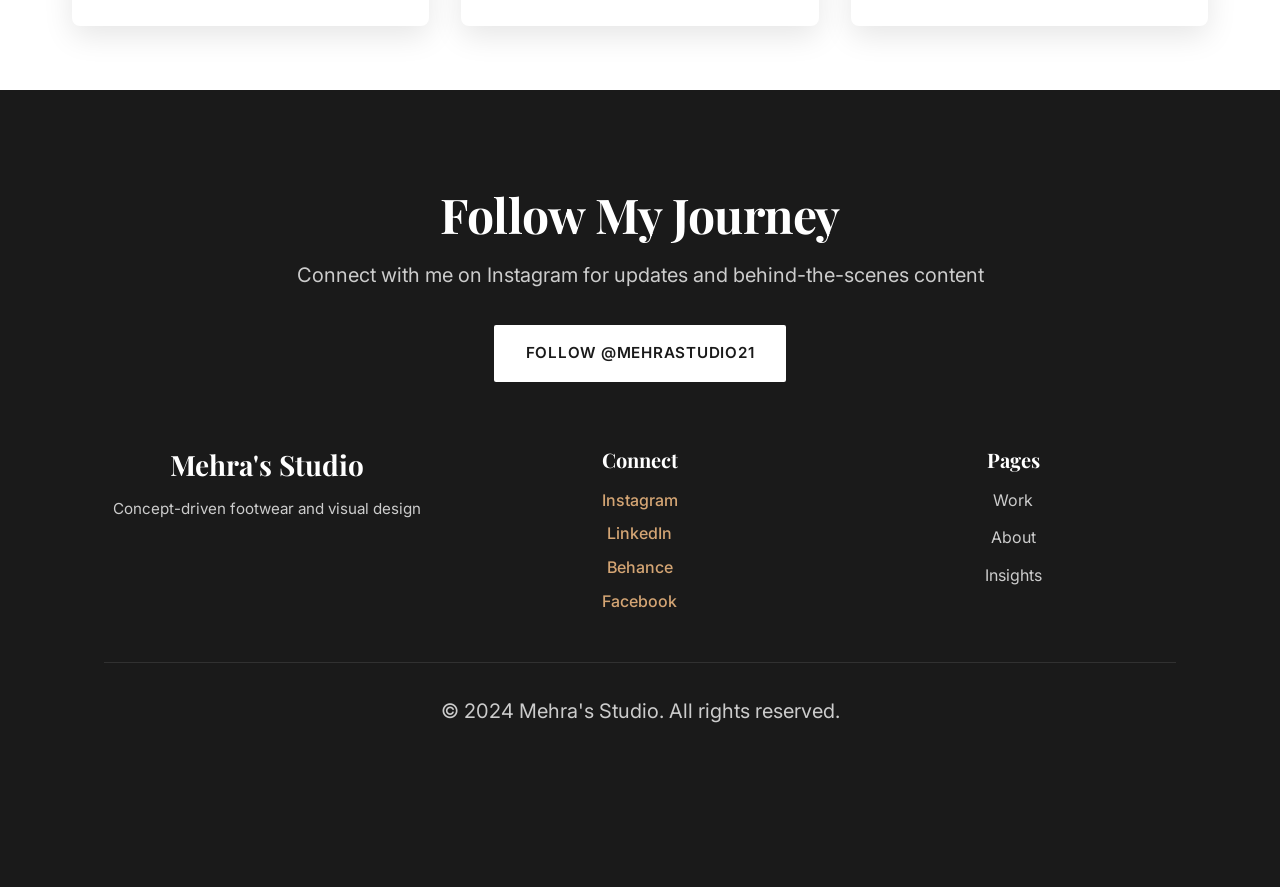
<file: portfolio.html>
<!DOCTYPE html>
<html lang="en">
<head>
    <meta charset="UTF-8">
    <meta name="viewport" content="width=device-width, initial-scale=1.0">
    <meta name="description" content="Portfolio - Mehra's Studio">
    <title>Work - Mehra's Studio</title>
    <link rel="stylesheet" href="assets/css/style.css">
    <link rel="preconnect" href="https://fonts.googleapis.com">
    <link rel="preconnect" href="https://fonts.gstatic.com" crossorigin>
    <link href="https://fonts.googleapis.com/css2?family=Playfair+Display:wght@700&family=Inter:wght@400;500;600&display=swap" rel="stylesheet">
</head>
<body>
    <!-- Navigation -->
    <nav class="navbar">
        <div class="container">
            <div class="nav-wrapper">
                <div class="logo">
                    <a href="index.html">
                        <span class="logo-text">MEHRA'S<br>STUDIO</span>
                    </a>
                </div>
                <ul class="nav-menu" id="navMenu">
                    <li><a href="index.html">Home</a></li>
                    <li><a href="portfolio.html" class="active">Work</a></li>
                    <li><a href="about.html">About</a></li>
                    <li><a href="blog.html">Insights</a></li>
                    <li><a href="https://www.instagram.com/mehrastudio21/" target="_blank">Instagram</a></li>
                </ul>
                <div class="hamburger" id="hamburger">
                    <span></span>
                    <span></span>
                    <span></span>
                </div>
            </div>
        </div>
    </nav>

    <!-- Page Header -->
    <section class="page-header">
        <div class="container">
            <h1>Portfolio</h1>
            <p>A collection of concept-driven work exploring footwear, leather, and visual storytelling</p>
        </div>
    </section>

    <!-- Portfolio Grid -->
    <section class="portfolio-section">
        <div class="container">
            <!-- Filter Buttons -->
            <div class="portfolio-filters">
                <button class="filter-btn active" data-filter="all">All Work</button>
                <button class="filter-btn" data-filter="footwear">Footwear</button>
                <button class="filter-btn" data-filter="leather">Leather</button>
                <button class="filter-btn" data-filter="research">Research</button>
                <button class="filter-btn" data-filter="illustration">Illustration</button>
            </div>

            <!-- Portfolio Grid -->
            <div class="portfolio-grid">
                <!-- Project 1 -->
                <div class="portfolio-item" data-category="footwear">
                    <div class="portfolio-image">
                        <img src="assets/img/WhatsApp Image 2026-07-22 at 11.48.25 PM (2).jpeg" alt="Thesis Footwear Collection" loading="lazy">
                    </div>
                    <div class="portfolio-info">
                        <h3>Thesis Footwear Collection</h3>
                        <p class="portfolio-category">Footwear</p>
                        <p>Concept-driven silhouettes exploring character narratives and technical construction</p>
                        <a href="#" class="link-arrow">View Project →</a>
                    </div>
                </div>

                <!-- Project 2 -->
                <div class="portfolio-item" data-category="research">
                    <div class="portfolio-image">
                        <img src="assets/img/WhatsApp Image 2026-07-22 at 11.48.25 PM (3).jpeg" alt="Design Research Board" loading="lazy">
                    </div>
                    <div class="portfolio-info">
                        <h3>Design Research Board</h3>
                        <p class="portfolio-category">Research</p>
                        <p>Visual exploration of conceptual themes and material possibilities</p>
                        <a href="#" class="link-arrow">View Research →</a>
                    </div>
                </div>

                <!-- Project 3 -->
                <div class="portfolio-item" data-category="leather">
                    <div class="portfolio-image">
                        <img src="assets/img/WhatsApp Image 2026-07-22 at 11.48.25 PM.jpeg" alt="Leather Craftsmanship" loading="lazy">
                    </div>
                    <div class="portfolio-info">
                        <h3>Leather Craftsmanship</h3>
                        <p class="portfolio-category">Leather</p>
                        <p>Unconventional material experimentation in leather goods design</p>
                        <a href="#" class="link-arrow">View Collection →</a>
                    </div>
                </div>

                <!-- Project 4 -->
                <div class="portfolio-item" data-category="illustration">
                    <div class="portfolio-image">
                        <img src="assets/img/WhatsApp Image 2026-07-22 at 11.48.26 PM.jpeg" alt="Fashion Illustration Series" loading="lazy">
                    </div>
                    <div class="portfolio-info">
                        <h3>Fashion Illustration Series</h3>
                        <p class="portfolio-category">Illustration</p>
                        <p>Character-inspired visual narratives and expressive design concepts</p>
                        <a href="#" class="link-arrow">View Series →</a>
                    </div>
                </div>

                <!-- Project 5 -->
                <div class="portfolio-item" data-category="footwear">
                    <div class="portfolio-image">
                        <img src="assets/img/WhatsApp Image 2026-07-22 at 11.48.27 PM (1).jpeg" alt="Experimental Silhouettes" loading="lazy">
                    </div>
                    <div class="portfolio-info">
                        <h3>Experimental Silhouettes</h3>
                        <p class="portfolio-category">Footwear</p>
                        <p>Pushing boundaries with unconventional materials and forms</p>
                        <a href="#" class="link-arrow">View Project →</a>
                    </div>
                </div>

                <!-- Project 6 -->
                <div class="portfolio-item" data-category="research">
                    <div class="portfolio-image">
                        <img src="assets/img/WhatsApp Image 2026-07-22 at 11.48.27 PM.jpeg" alt="Design Process" loading="lazy">
                    </div>
                    <div class="portfolio-info">
                        <h3>Design Process</h3>
                        <p class="portfolio-category">Research</p>
                        <p>Behind-the-scenes look at concept development and material testing</p>
                        <a href="#" class="link-arrow">View Process →</a>
                    </div>
                </div>
            </div>
        </div>
    </section>

    <!-- CTA Section -->
    <section class="cta-section">
        <div class="container">
                        <h2>Follow My Journey</h2>
                        <p>Connect with me on Instagram for updates and behind-the-scenes content</p>
                        <a href="https://www.instagram.com/mehrastudio21/" target="_blank" class="btn btn-light">Follow @mehrastudio21</a>
    <!-- Footer -->
    <footer class="footer">
        <div class="container">
            <div class="footer-content">
                <div class="footer-section">
                    <h3>Mehra's Studio</h3>
                    <p>Concept-driven footwear and visual design</p>
                </div>
                <div class="footer-section">
                    <h4>Connect</h4>
                    <ul class="social-links">
                        <li><a href="https://www.instagram.com/mehrastudio21/" target="_blank">Instagram</a></li>
                        <li><a href="https://www.linkedin.com/in/mehra-irfan-867432422/" target="_blank">LinkedIn</a></li>
                        <li><a href="https://www.behance.net/mehrairfan" target="_blank">Behance</a></li>
                        <li><a href="https://www.facebook.com/mehra.irfan.14/" target="_blank">Facebook</a></li>
                    </ul>
                </div>
                <div class="footer-section">
                    <h4>Pages</h4>
                    <ul class="footer-links">
                        <li><a href="portfolio.html">Work</a></li>
                        <li><a href="about.html">About</a></li>
                        <li><a href="blog.html">Insights</a></li>
                    </ul>
                </div>
            </div>
            <div class="footer-bottom">
                <p>&copy; 2024 Mehra's Studio. All rights reserved.</p>
            </div>
        </div>
    </footer>

    <script src="assets/js/main.js"></script>
    <script src="assets/js/portfolio.js"></script>
</body>
</html>
</file>
<file: assets/css/style.css>
/* ========================================
   CSS RESET & BASE STYLES
   ======================================== */

* {
    margin: 0;
    padding: 0;
    box-sizing: border-box;
}

:root {
    --primary-color: #1a1a1a;
    --secondary-color: #d4a574;
    --accent-color: #fff;
    --text-color: #333;
    --light-bg: #f9f7f4;
    --border-color: #e0e0e0;
    --shadow: 0 10px 30px rgba(0, 0, 0, 0.1);
    --shadow-lg: 0 20px 60px rgba(0, 0, 0, 0.15);
}

html {
    scroll-behavior: smooth;
}

body {
    font-family: 'Inter', sans-serif;
    color: var(--text-color);
    background-color: var(--accent-color);
    line-height: 1.6;
    overflow-x: hidden;
}

/* ========================================
   TYPOGRAPHY
   ======================================== */

h1, h2, h3, h4, h5, h6 {
    font-family: 'Playfair Display', serif;
    font-weight: 700;
    line-height: 1.2;
    margin-bottom: 1rem;
    color: var(--primary-color);
}

h1 {
    font-size: 3.5rem;
    letter-spacing: -0.02em;
}

h2 {
    font-size: 2.5rem;
    letter-spacing: -0.01em;
}

h3 {
    font-size: 1.75rem;
}

h4 {
    font-size: 1.25rem;
}

p {
    margin-bottom: 1.5rem;
    font-size: 1rem;
}

a {
    color: var(--text-color);
    text-decoration: none;
    transition: color 0.3s ease;
}

/* ========================================
   LAYOUT
   ======================================== */

.container {
    max-width: 1200px;
    margin: 0 auto;
    padding: 0 2rem;
}

/* ========================================
   NAVIGATION
   ======================================== */

.navbar {
    position: sticky;
    top: 0;
    z-index: 1000;
    background: var(--accent-color);
    border-bottom: 1px solid var(--border-color);
    padding: 1.5rem 0;
}

.nav-wrapper {
    display: flex;
    justify-content: space-between;
    align-items: center;
}

.logo {
    flex-shrink: 0;
}

.logo-text {
    font-family: 'Playfair Display', serif;
    font-size: 0.9rem;
    font-weight: 700;
    line-height: 1.2;
    text-transform: uppercase;
    letter-spacing: 0.05em;
    color: var(--primary-color);
}

.nav-menu {
    display: flex;
    list-style: none;
    gap: 3rem;
    align-items: center;
}

.nav-menu a {
    font-size: 0.95rem;
    font-weight: 500;
    text-transform: uppercase;
    letter-spacing: 0.05em;
    position: relative;
    color: var(--text-color);
}

.nav-menu a::after {
    content: '';
    position: absolute;
    bottom: -5px;
    left: 0;
    width: 0;
    height: 2px;
    background: var(--secondary-color);
    transition: width 0.3s ease;
}

.nav-menu a:hover::after,
.nav-menu a.active::after {
    width: 100%;
}

.hamburger {
    display: none;
    flex-direction: column;
    cursor: pointer;
}

.hamburger span {
    width: 25px;
    height: 3px;
    background: var(--primary-color);
    margin: 5px 0;
    border-radius: 2px;
    transition: 0.3s;
}

/* ========================================
   HERO SECTION
   ======================================== */

.hero {
    padding: 6rem 0;
    display: grid;
    align-items: center;
}

.hero .container {
    display: grid;
    grid-template-columns: 1fr 1fr;
    gap: 4rem;
    align-items: center;
}

.hero-content {
    z-index: 2;
}

.hero-title {
    font-size: 3.5rem;
    line-height: 1.1;
    margin-bottom: 1.5rem;
    color: var(--primary-color);
    font-weight: 700;
}

.hero-subtitle {
    font-size: 1.25rem;
    color: #666;
    margin-bottom: 2rem;
    max-width: 90%;
}

.hero-cta {
    display: flex;
    gap: 1.5rem;
    flex-wrap: wrap;
}

.hero-visual {
    position: relative;
}

.hero-placeholder,
.placeholder-dark {
    aspect-ratio: 1;
    background: linear-gradient(135deg, #1a1a1a 0%, #3a3a3a 100%);
    border-radius: 8px;
    display: flex;
    align-items: center;
    justify-content: center;
    color: #999;
    font-size: 1.1rem;
    font-weight: 600;
    text-align: center;
    padding: 2rem;
    box-shadow: var(--shadow-lg);
}

.hero-placeholder img,
.placeholder-dark img {
    width: 100%;
    height: 100%;
    object-fit: cover;
    border-radius: 8px;
}

/* Image styling for featured section */
.featured-image {
    width: 100%;
    height: 250px;
    margin-bottom: 1.5rem;
    overflow: hidden;
    border-radius: 8px;
}

.featured-image img {
    width: 100%;
    height: 100%;
    object-fit: cover;
    display: block;
}

/* Image styling for portfolio */
.portfolio-image {
    width: 100%;
    height: 250px;
    margin-bottom: 1.5rem;
    overflow: hidden;
    border-radius: 8px;
}

.portfolio-image img {
    width: 100%;
    height: 100%;
    object-fit: cover;
    display: block;
    transition: transform 0.3s ease;
}

.portfolio-item:hover .portfolio-image img {
    transform: scale(1.05);
}

/* Image styling for about section */
.about-image {
    aspect-ratio: 4/5;
    overflow: hidden;
    border-radius: 8px;
}

.about-image img {
    width: 100%;
    height: 100%;
    object-fit: cover;
    display: block;
}

.about-preview-image {
    aspect-ratio: 1;
    overflow: hidden;
    border-radius: 8px;
}

.about-preview-image img {
    width: 100%;
    height: 100%;
    object-fit: cover;
    display: block;
}

/* Image styling for blog */
.blog-image {
    width: 100%;
    height: 200px;
    margin-bottom: 1.5rem;
    overflow: hidden;
    border-radius: 8px;
}

.blog-image img {
    width: 100%;
    height: 100%;
    object-fit: cover;
    display: block;
    transition: transform 0.3s ease;
}

.blog-card:hover .blog-image img {
    transform: scale(1.05);
}

/* ========================================
   BUTTONS
   ======================================== */

.btn {
    display: inline-block;
    padding: 1rem 2rem;
    font-size: 0.95rem;
    font-weight: 600;
    text-transform: uppercase;
    letter-spacing: 0.05em;
    border: 2px solid;
    border-radius: 4px;
    cursor: pointer;
    transition: all 0.3s ease;
    text-align: center;
}

.btn-primary {
    background: var(--primary-color);
    color: var(--accent-color);
    border-color: var(--primary-color);
}

.btn-primary:hover {
    background: var(--secondary-color);
    border-color: var(--secondary-color);
    color: var(--primary-color);
}

.btn-secondary {
    background: transparent;
    color: var(--primary-color);
    border-color: var(--primary-color);
}

.btn-secondary:hover {
    background: var(--primary-color);
    color: var(--accent-color);
}

.btn-light {
    background: var(--accent-color);
    color: var(--primary-color);
    border-color: var(--primary-color);
}

.btn-light:hover {
    background: var(--secondary-color);
    border-color: var(--secondary-color);
}

/* ========================================
   FEATURED SECTION
   ======================================== */

.featured {
    padding: 6rem 0;
    background: var(--light-bg);
}

.featured h2 {
    text-align: center;
    margin-bottom: 4rem;
}

.featured-grid {
    display: grid;
    grid-template-columns: repeat(auto-fit, minmax(300px, 1fr));
    gap: 3rem;
}

.featured-item {
    background: var(--accent-color);
    border-radius: 8px;
    overflow: hidden;
    box-shadow: var(--shadow);
    transition: transform 0.3s ease, box-shadow 0.3s ease;
}

.featured-item:hover {
    transform: translateY(-5px);
    box-shadow: var(--shadow-lg);
}

.featured-item h3 {
    padding: 0 1.5rem;
    font-size: 1.5rem;
}

.featured-item p {
    padding: 0 1.5rem;
    color: #666;
    font-size: 0.95rem;
}

.link-arrow {
    display: inline-block;
    margin: 1.5rem;
    color: var(--secondary-color);
    font-weight: 600;
    font-size: 0.95rem;
    text-transform: uppercase;
    letter-spacing: 0.05em;
    transition: gap 0.3s ease;
}

.link-arrow:hover {
    color: var(--primary-color);
}

/* ========================================
   ABOUT PREVIEW
   ======================================== */

.about-preview {
    padding: 6rem 0;
}

.about-preview .container {
    display: grid;
    grid-template-columns: 1fr 1fr;
    gap: 4rem;
    align-items: center;
}

.about-preview-text h2 {
    margin-bottom: 1.5rem;
}

.about-preview-text p {
    color: #666;
    font-size: 1.05rem;
    margin-bottom: 2rem;
}

.about-preview-visual {
    aspect-ratio: 1;
}

/* ========================================
   CTA SECTION
   ======================================== */

.cta-section {
    padding: 6rem 0;
    background: var(--primary-color);
    color: var(--accent-color);
    text-align: center;
}

.cta-section h2 {
    color: var(--accent-color);
    margin-bottom: 1rem;
    font-size: 3rem;
}

.cta-section p {
    font-size: 1.25rem;
    margin-bottom: 2rem;
    color: #ccc;
}

/* ========================================
   PAGE HEADER
   ======================================== */

.page-header {
    padding: 4rem 0;
    background: var(--light-bg);
    text-align: center;
}

.page-header h1 {
    margin-bottom: 1rem;
    font-size: 2.5rem;
}

.page-header p {
    font-size: 1.1rem;
    color: #666;
}

/* ========================================
   PORTFOLIO SECTION
   ======================================== */

.portfolio-section {
    padding: 4rem 0;
}

.portfolio-filters {
    display: flex;
    justify-content: center;
    gap: 1rem;
    margin-bottom: 3rem;
    flex-wrap: wrap;
}

.filter-btn {
    padding: 0.75rem 1.5rem;
    background: transparent;
    border: 2px solid var(--border-color);
    border-radius: 4px;
    cursor: pointer;
    font-weight: 600;
    text-transform: uppercase;
    font-size: 0.85rem;
    letter-spacing: 0.05em;
    transition: all 0.3s ease;
}

.filter-btn:hover,
.filter-btn.active {
    background: var(--primary-color);
    color: var(--accent-color);
    border-color: var(--primary-color);
}

.portfolio-grid {
    display: grid;
    grid-template-columns: repeat(auto-fill, minmax(320px, 1fr));
    gap: 2rem;
}

.portfolio-item {
    background: var(--accent-color);
    border-radius: 8px;
    overflow: hidden;
    box-shadow: var(--shadow);
    transition: all 0.3s ease;
}

.portfolio-item:hover {
    transform: translateY(-8px);
    box-shadow: var(--shadow-lg);
}

.portfolio-info {
    padding: 1.5rem;
}

.portfolio-info h3 {
    font-size: 1.4rem;
    margin-bottom: 0.5rem;
}

.portfolio-category {
    display: inline-block;
    font-size: 0.85rem;
    color: var(--secondary-color);
    text-transform: uppercase;
    letter-spacing: 0.05em;
    font-weight: 600;
    margin-bottom: 1rem;
}

.portfolio-info p {
    color: #666;
    font-size: 0.95rem;
    margin-bottom: 1rem;
}

/* ========================================
   ABOUT PAGE
   ======================================== */

.about-content {
    padding: 4rem 0;
}

.about-grid {
    display: grid;
    grid-template-columns: 1fr 1fr;
    gap: 4rem;
    align-items: center;
}

.about-right p {
    color: #666;
    line-height: 1.8;
    margin-bottom: 1.5rem;
    font-size: 1.05rem;
}

.skills-section {
    padding: 6rem 0;
    background: var(--light-bg);
}

.skills-section h2 {
    text-align: center;
    margin-bottom: 4rem;
}

.skills-grid {
    display: grid;
    grid-template-columns: repeat(auto-fit, minmax(280px, 1fr));
    gap: 2rem;
}

.skill-item {
    background: var(--accent-color);
    padding: 2rem;
    border-radius: 8px;
    box-shadow: var(--shadow);
}

.skill-item h3 {
    margin-bottom: 1rem;
    font-size: 1.3rem;
}

.skill-item p {
    color: #666;
    font-size: 0.95rem;
}

.philosophy-section {
    padding: 6rem 0;
}

.philosophy-section h2 {
    text-align: center;
    margin-bottom: 4rem;
}

.philosophy-content {
    display: grid;
    grid-template-columns: repeat(auto-fit, minmax(250px, 1fr));
    gap: 3rem;
}

.philosophy-item {
    text-align: center;
}

.philosophy-item h3 {
    margin-bottom: 1rem;
    font-size: 1.25rem;
}

.philosophy-item p {
    color: #666;
    font-size: 0.95rem;
}

/* ========================================
   BLOG SECTION
   ======================================== */

.blog-section {
    padding: 4rem 0;
}

.blog-grid {
    display: grid;
    grid-template-columns: repeat(auto-fill, minmax(320px, 1fr));
    gap: 2rem;
}

.blog-card {
    background: var(--accent-color);
    border-radius: 8px;
    overflow: hidden;
    box-shadow: var(--shadow);
    transition: all 0.3s ease;
    display: flex;
    flex-direction: column;
}

.blog-card:hover {
    transform: translateY(-8px);
    box-shadow: var(--shadow-lg);
}

.blog-content {
    padding: 1.5rem;
    flex-grow: 1;
    display: flex;
    flex-direction: column;
}

.blog-meta {
    display: flex;
    justify-content: space-between;
    align-items: center;
    margin-bottom: 1rem;
    font-size: 0.85rem;
}

.blog-date {
    color: #999;
}

.blog-category {
    background: var(--light-bg);
    padding: 0.25rem 0.75rem;
    border-radius: 4px;
    color: var(--primary-color);
    font-weight: 600;
    text-transform: uppercase;
    letter-spacing: 0.03em;
}

.blog-card h3 {
    font-size: 1.3rem;
    margin-bottom: 1rem;
    flex-grow: 1;
}

.blog-card p {
    color: #666;
    font-size: 0.95rem;
    margin-bottom: 1.5rem;
}

.newsletter-section {
    padding: 6rem 0;
    background: var(--light-bg);
    text-align: center;
}

.newsletter-section h2 {
    margin-bottom: 1rem;
}

.newsletter-section p {
    margin-bottom: 2rem;
    color: #666;
    font-size: 1.05rem;
}

.newsletter-form {
    display: flex;
    justify-content: center;
    gap: 1rem;
    flex-wrap: wrap;
}

.newsletter-form input {
    padding: 1rem 1.5rem;
    border: 2px solid var(--border-color);
    border-radius: 4px;
    font-family: 'Inter', sans-serif;
    font-size: 1rem;
    min-width: 250px;
}

.newsletter-form input:focus {
    outline: none;
    border-color: var(--primary-color);
}

/* ========================================
   CONTACT SECTION
   ======================================== */

.contact-section {
    padding: 4rem 0;
}

.contact-grid {
    display: grid;
    grid-template-columns: 1fr 1fr;
    gap: 4rem;
    align-items: start;
}

.contact-form {
    display: flex;
    flex-direction: column;
    gap: 1.5rem;
}

.form-group {
    display: flex;
    flex-direction: column;
}

.form-group label {
    font-weight: 600;
    margin-bottom: 0.5rem;
    text-transform: uppercase;
    letter-spacing: 0.05em;
    font-size: 0.85rem;
}

.form-group input,
.form-group textarea {
    padding: 1rem;
    border: 2px solid var(--border-color);
    border-radius: 4px;
    font-family: 'Inter', sans-serif;
    font-size: 1rem;
    background: var(--accent-color);
    transition: border-color 0.3s ease;
}

.form-group input:focus,
.form-group textarea:focus {
    outline: none;
    border-color: var(--primary-color);
}

.contact-info h2 {
    margin-bottom: 1.5rem;
}

.contact-info > p {
    color: #666;
    font-size: 1.05rem;
    margin-bottom: 2rem;
}

.contact-details {
    margin-bottom: 2rem;
}

.contact-item {
    margin-bottom: 2rem;
}

.contact-item h3 {
    font-size: 1.1rem;
    margin-bottom: 0.5rem;
}

.contact-item p,
.social-links {
    color: #666;
}

.social-links {
    list-style: none;
    display: flex;
    flex-direction: column;
    gap: 0.5rem;
}

.social-links a {
    color: var(--secondary-color);
    font-weight: 500;
    transition: color 0.3s ease;
}

.social-links a:hover {
    color: var(--primary-color);
}

.response-time p {
    color: #666;
}

/* ========================================
   FOOTER
   ======================================== */

.footer {
    background: var(--primary-color);
    color: var(--accent-color);
    padding: 4rem 0 2rem;
}

.footer-content {
    display: grid;
    grid-template-columns: repeat(auto-fit, minmax(250px, 1fr));
    gap: 3rem;
    margin-bottom: 3rem;
}

.footer-section h3,
.footer-section h4 {
    color: var(--accent-color);
    margin-bottom: 1rem;
}

.footer-section p {
    color: #ccc;
    font-size: 0.95rem;
}

.footer-links {
    list-style: none;
    display: flex;
    flex-direction: column;
    gap: 0.75rem;
}

.footer-links a {
    color: #ccc;
    transition: color 0.3s ease;
}

.footer-links a:hover {
    color: var(--secondary-color);
}

.footer-bottom {
    border-top: 1px solid rgba(255, 255, 255, 0.1);
    padding-top: 2rem;
    text-align: center;
    color: #999;
    font-size: 0.9rem;
}

/* ========================================
   RESPONSIVE DESIGN
   ======================================== */

@media (max-width: 768px) {
    h1 {
        font-size: 2.5rem;
    }

    h2 {
        font-size: 2rem;
    }

    .container {
        padding: 0 1.5rem;
    }

    .nav-menu {
        display: none;
    }

    .hamburger {
        display: flex;
    }

    .hamburger.active span:nth-child(1) {
        transform: rotate(45deg) translate(10px, 10px);
    }

    .hamburger.active span:nth-child(2) {
        opacity: 0;
    }

    .hamburger.active span:nth-child(3) {
        transform: rotate(-45deg) translate(7px, -7px);
    }

    .nav-menu.active {
        display: flex;
        flex-direction: column;
        position: absolute;
        top: 60px;
        left: 0;
        right: 0;
        background: var(--accent-color);
        padding: 2rem;
        gap: 1.5rem;
        border-bottom: 1px solid var(--border-color);
    }

    .hero .container {
        grid-template-columns: 1fr;
        gap: 2rem;
    }

    .hero-title {
        font-size: 2.5rem;
    }

    .about-grid,
    .contact-grid,
    .about-preview .container {
        grid-template-columns: 1fr;
    }

    .hero-cta {
        flex-direction: column;
    }

    .btn {
        width: 100%;
    }

    .portfolio-filters {
        gap: 0.5rem;
    }

    .filter-btn {
        padding: 0.5rem 1rem;
        font-size: 0.75rem;
    }

    .portfolio-grid {
        grid-template-columns: 1fr;
    }

    .blog-grid {
        grid-template-columns: 1fr;
    }

    .newsletter-form {
        flex-direction: column;
    }

    .newsletter-form input {
        min-width: 100%;
    }

    .footer-content {
        grid-template-columns: 1fr;
    }
}

@media (max-width: 480px) {
    h1 {
        font-size: 2rem;
    }

    h2 {
        font-size: 1.5rem;
    }

    .hero-subtitle {
        font-size: 1rem;
    }

    .featured-grid {
        grid-template-columns: 1fr;
    }

    .skills-grid {
        grid-template-columns: 1fr;
    }

    .philosophy-content {
        grid-template-columns: 1fr;
    }
}
</file>
